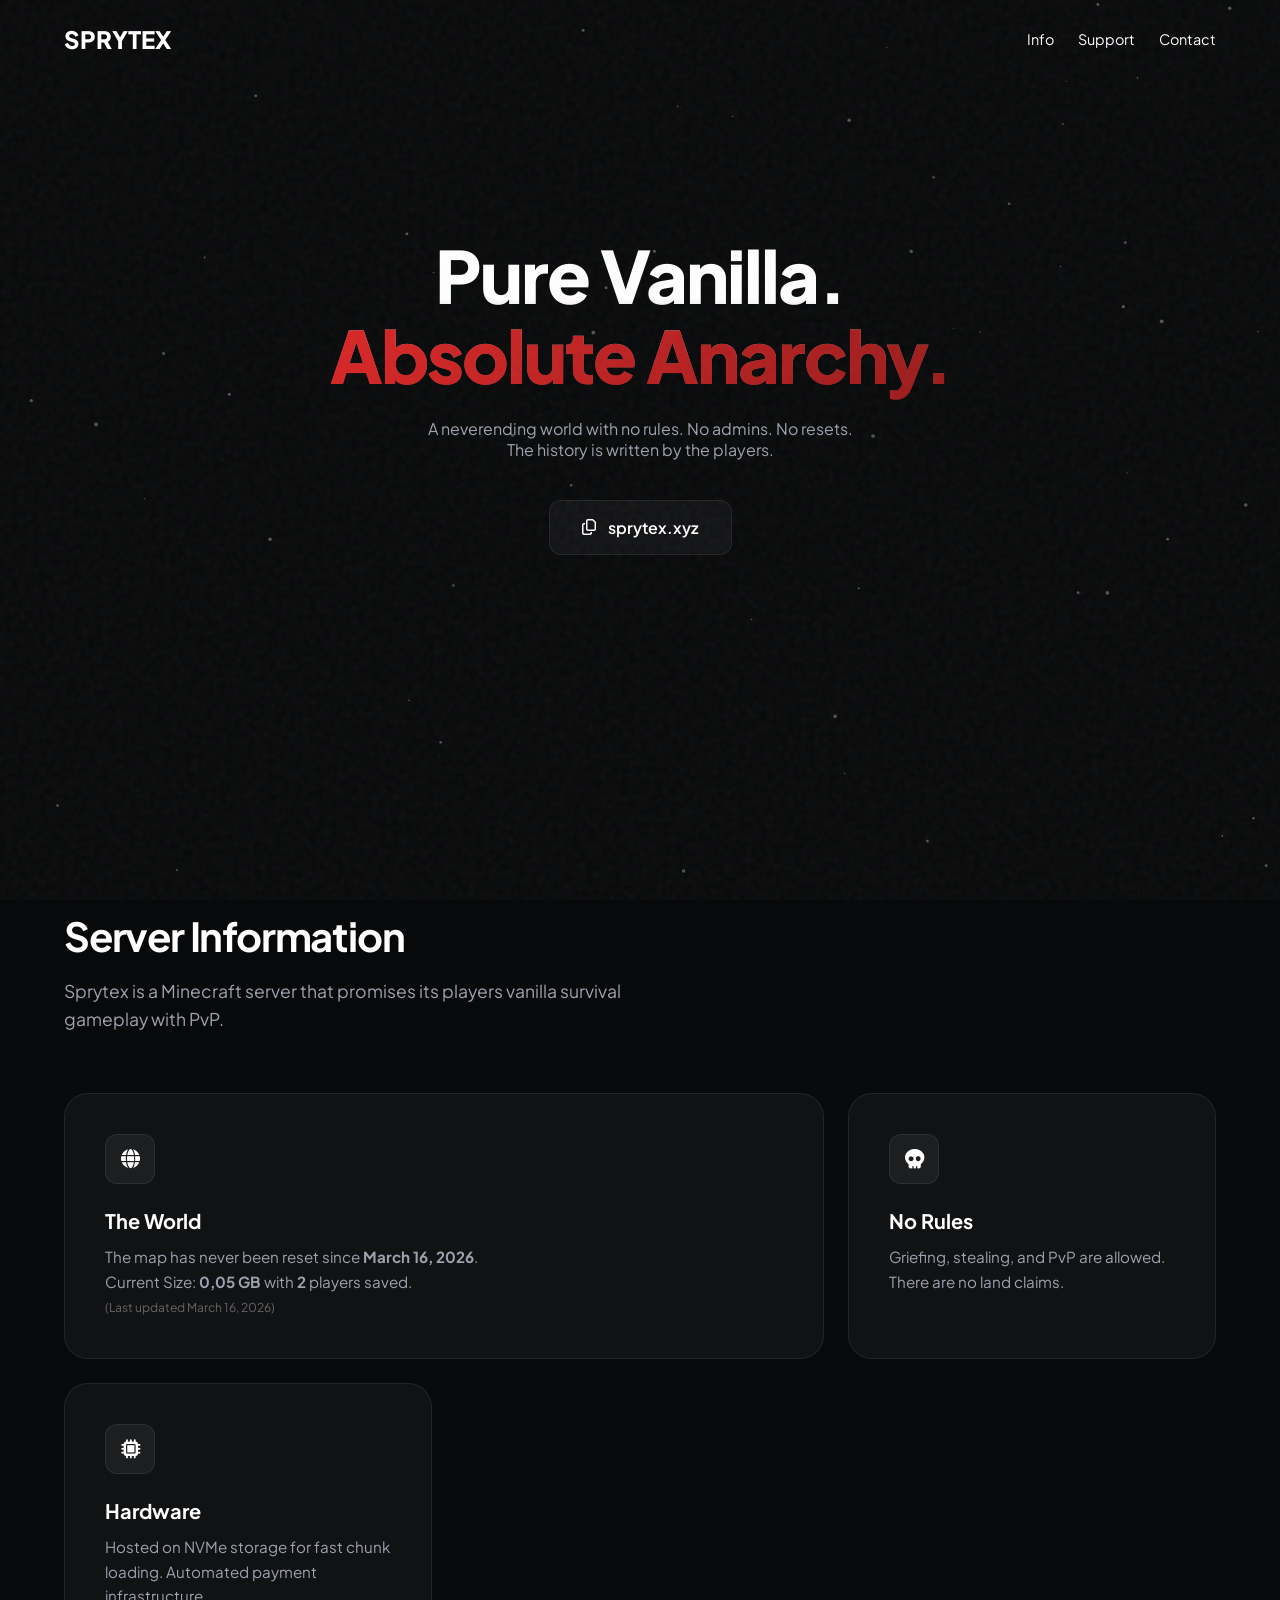
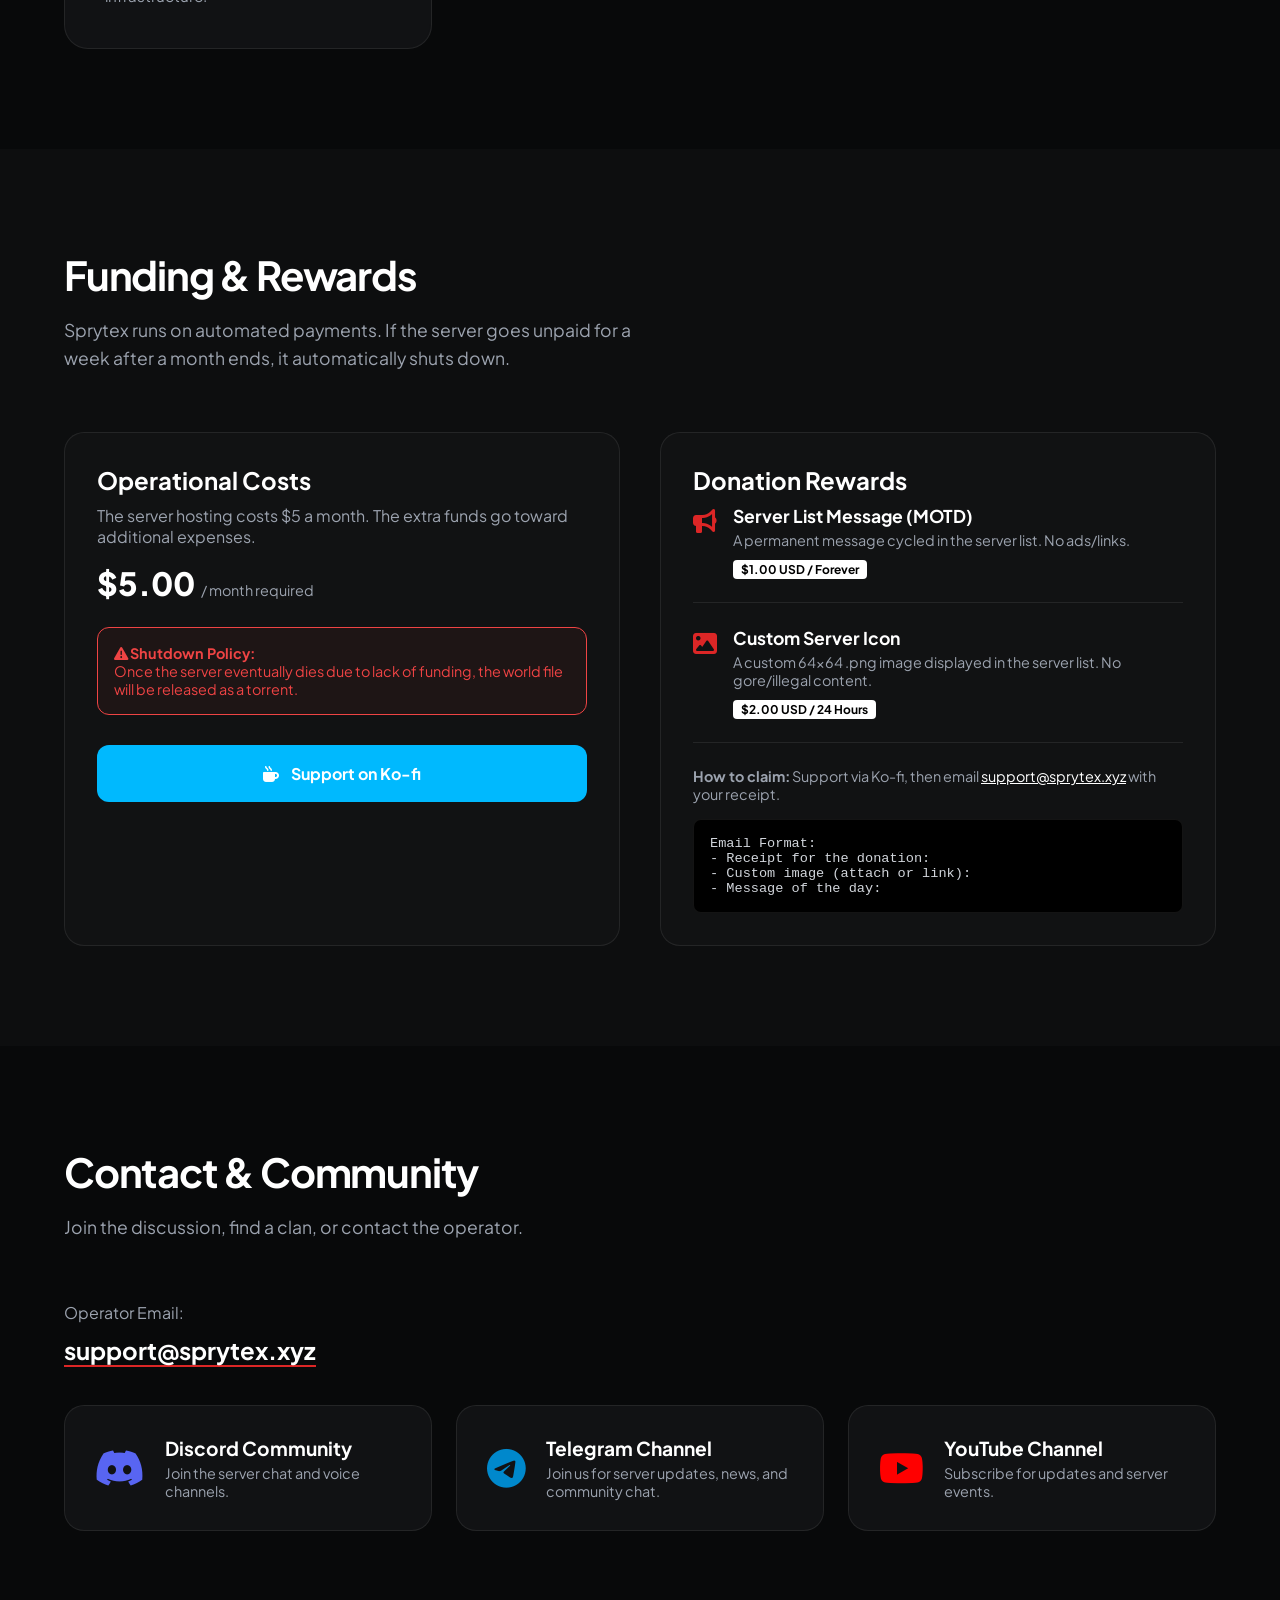
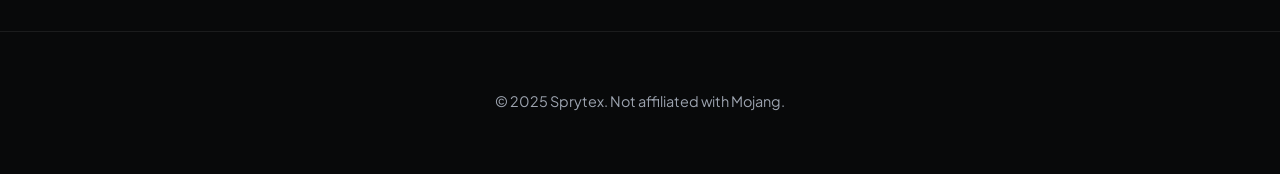
<file: index.html>
<!DOCTYPE html>
<html lang="en">
<head>
    <meta charset="UTF-8">
    <meta name="viewport" content="width=device-width, initial-scale=1.0">
    <title>Sprytex</title>

    <!-- FAVICON -->
    <link rel="icon" type="image/png" href="/favicon-96x96.png" sizes="96x96" />
    <link rel="icon" type="image/svg+xml" href="/favicon.svg" />
    <link rel="shortcut icon" href="/favicon.ico" />
    <link rel="apple-touch-icon" sizes="180x180" href="/apple-touch-icon.png" />
    <link rel="manifest" href="/site.webmanifest" />

    <!-- Fonts: Plus Jakarta Sans -->
    <link rel="preconnect" href="https://fonts.googleapis.com">
    <link rel="preconnect" href="https://fonts.gstatic.com" crossorigin>
    <link href="https://fonts.googleapis.com/css2?family=Plus+Jakarta+Sans:wght@400;500;600;700;800&display=swap" rel="stylesheet">

    <!-- Icons -->
    <link rel="stylesheet" href="https://cdnjs.cloudflare.com/ajax/libs/font-awesome/6.4.0/css/all.min.css">

    <!-- AOS Animations CSS -->
    <link href="https://unpkg.com/aos@2.3.1/dist/aos.css" rel="stylesheet">

    <!-- Custom CSS -->
    <link rel="stylesheet" href="assets/css/style.css">
</head>
<body>

    <div class="noise-overlay"></div>

    <nav id="navbar">
        <div class="container nav-inner">
            <a href="#" class="logo">SPRYTEX</a>
            <div class="nav-links">
                <a href="#info">Info</a>
                <a href="#funding">Support</a>
                <a href="#contact">Contact</a>
            </div>
        </div>
    </nav>

    <!-- HERO -->
    <section class="hero">
        <canvas id="particles-canvas"></canvas>
        <div class="container hero-content">
            <!--
            <div class="status-pill" data-aos="fade-down">
                <div class="status-dot"></div>
                Maintained by Anonymous
            </div>
            -->

            <h1 data-aos="zoom-in" data-aos-duration="1000">
                Pure Vanilla.<br><span class="gradient-text">Absolute Anarchy.</span>
            </h1>

            <p data-aos="fade-up" data-aos-delay="200" class="hero-desc">
                A neverending world with no rules. No admins. No resets.<br>
                The history is written by the players.
            </p>

            <div class="btn-copy" onclick="copyIp()" data-aos="fade-up" data-aos-delay="300">
                <i class="fa-regular fa-copy"></i>
                <span id="ip-text">sprytex.xyz</span>
            </div>
        </div>
    </section>

    <!-- INFO GRID -->
    <section id="info">
        <div class="container">
            <div class="section-header" data-aos="fade-right">
                <h2>Server Information</h2>
                <p>Sprytex is a Minecraft server that promises its players vanilla survival gameplay with PvP.</p>
            </div>

            <div class="spotlight-group" id="spotlight-grid">

                <!-- World Stats -->
                <div class="card bento-wide" data-aos="fade-up">
                    <div class="card-inner"></div>
                    <div class="card-content">
                        <div class="card-icon"><i class="fa-solid fa-globe"></i></div>
                        <div>
                            <h3>The World</h3>
                            <p>The map has never been reset since <strong>March 16, 2026</strong>.<br>
                            Current Size: <strong>0,05 GB</strong> with <strong>2</strong> players saved.<br>
                            <span class="sub-text">(Last updated March 16, 2026)</span></p>
                        </div>
                    </div>
                </div>

                <!-- Anarchy Concept -->
                <div class="card" data-aos="fade-up" data-aos-delay="100">
                    <div class="card-inner"></div>
                    <div class="card-content">
                        <div class="card-icon"><i class="fa-solid fa-skull"></i></div>
                        <h3>No Rules</h3>
                        <p>Griefing, stealing, and PvP are allowed. There are no land claims.</p>
                    </div>
                </div>

                <!-- Technical -->
                <div class="card" data-aos="fade-up" data-aos-delay="200">
                    <div class="card-inner"></div>
                    <div class="card-content">
                        <div class="card-icon"><i class="fa-solid fa-microchip"></i></div>
                        <h3>Hardware</h3>
                        <p>Hosted on NVMe storage for fast chunk loading. Automated payment infrastructure.</p>
                    </div>
                </div>

            </div>
        </div>
    </section>

    <!-- FUNDING & REWARDS -->
    <section id="funding" class="funding-section">
        <div class="container">
            <div class="section-header" data-aos="fade-right">
                <h2>Funding & Rewards</h2>
                <p>Sprytex runs on automated payments. If the server goes unpaid for a week after a month ends, it automatically shuts down.</p>
            </div>

            <div class="funding-grid">

                <!-- LEFT: Cost & Risk -->
                <div class="funding-box" data-aos="fade-right">
                    <h3 class="box-title">Operational Costs</h3>
                    <p class="text-muted">The server hosting costs $5 a month. The extra funds go toward additional expenses.</p>

                    <div class="price-tag">$5.00 <span class="sub-price">/ month required</span></div>

                    <div class="warning-box">
                        <i class="fa-solid fa-triangle-exclamation"></i>
                        <strong>Shutdown Policy:</strong><br>
                        Once the server eventually dies due to lack of funding, the world file will be released as a torrent.
                    </div>

                    <!-- KO-FI BUTTON -->
                    <a href="https://ko-fi.com/lokspel" target="_blank" class="btn-kofi" rel="noopener">
                          <i class="fa-solid fa-mug-hot"></i> Support on Ko-fi
                    </a>
                </div>

                <!-- RIGHT: Rewards -->
                <div class="funding-box" data-aos="fade-left">
                    <h3 class="box-title">Donation Rewards</h3>

                    <!-- Reward 1 -->
                    <div class="reward-item">
                        <div class="reward-icon"><i class="fa-solid fa-bullhorn"></i></div>
                        <div>
                            <h4 class="reward-title">Server List Message (MOTD)</h4>
                            <p class="reward-desc">A permanent message cycled in the server list. No ads/links.</p>
                            <span class="badge">$1.00 USD / Forever</span>
                        </div>
                    </div>

                    <!-- Reward 2 -->
                    <div class="reward-item">
                        <div class="reward-icon"><i class="fa-solid fa-image"></i></div>
                        <div>
                            <h4 class="reward-title">Custom Server Icon</h4>
                            <p class="reward-desc">A custom 64x64 .png image displayed in the server list. No gore/illegal content.</p>
                            <span class="badge">$2.00 USD / 24 Hours</span>
                        </div>
                    </div>

                    <div class="claim-instructions">
                        <p><strong>How to claim:</strong> Support via Ko-fi, then email <a href="mailto:support@sprytex.xyz" class="email-link">support@sprytex.xyz</a> with your receipt.</p>

                        <div class="code-block">
                            Email Format:<br>
                            - Receipt for the donation:<br>
                            - Custom image (attach or link):<br>
                            - Message of the day:
                        </div>
                    </div>
                </div>

            </div>
        </div>
    </section>

    <!-- CONTACT -->
    <section id="contact">
        <div class="container">
            <div class="section-header" data-aos="fade-up">
                <h2>Contact & Community</h2>
                <p>Join the discussion, find a clan, or contact the operator.</p>
            </div>

           <p class="contact-label">Operator Email:</p>
            <a href="mailto:support@sprytex.xyz" class="big-email">
                support@sprytex.xyz
            </a>

            <!-- SOCIAL GRID -->
            <div class="social-grid">

                <a href="/discord" target="_blank" class="social-card discord" data-aos="fade-up" data-aos-delay="100">
                    <i class="fa-brands fa-discord"></i>
                    <div class="social-info">
                        <h3>Discord Community</h3>
                        <p>Join the server chat and voice channels.</p>
                    </div>
                </a>

                <a href="https://t.me/f3f5_net" target="_blank" class="social-card telegram" data-aos="fade-up" data-aos-delay="300">
                    <i class="fa-brands fa-telegram"></i>
                        <div class="social-info">
                        <h3>Telegram Channel</h3>
                        <p>Join us for server updates, news, and community chat.</p>
                    </div>
                </a>

                <a href="https://www.youtube.com/@mishacantstream" target="_blank" class="social-card youtube" data-aos="fade-up" data-aos-delay="200">
                    <i class="fa-brands fa-youtube"></i>
                    <div class="social-info">
                        <h3>YouTube Channel</h3>
                        <p>Subscribe for updates and server events.</p>
                    </div>
                </a>

            </div>
        </div>
    </section>

    <footer>
        <div class="container">
            <p>&copy; 2025 Sprytex. Not affiliated with Mojang.</p>
        </div>
    </footer>

    <div class="toast" id="toast">
        <i class="fa-solid fa-check-circle" style="color: #10b981;"></i>
        IP Copied: sprytex.xyz
    </div>

    <!-- AOS JS Library -->
    <script src="https://unpkg.com/aos@2.3.1/dist/aos.js"></script>

    <!-- Custom JS -->
    <script src="assets/js/script.js"></script>
</body>
</html>
</file>
<file: assets/css/style.css>
/* --- 1. SETUP & VARIABLES --- */
:root {
    --bg-main: #08090a;
    --bg-card: #111214;
    --accent: #dc2626; /* Red for Anarchy */
    --kofi: #00b9fe;
    --discord: #5865F2;
    --telegram: #0088cc;
    --youtube: #FF0000;
    --text-main: #ffffff;
    --text-muted: #9ca3af;
    --border: rgba(255, 255, 255, 0.08);
    --spotlight-color: rgba(255, 255, 255, 0.1);
    --spotlight-color: rgba(255, 255, 255, 0.1);
}

/* Globally prevent the page from being wider than the viewport */
html, body {
    max-width: 100%;
    overflow-x: hidden;
}

* { margin: 0; padding: 0; box-sizing: border-box; }

body {
    background-color: var(--bg-main);
    color: var(--text-main);
    font-family: 'Plus Jakarta Sans', sans-serif;
    position: relative;
}
/* Noise Texture */
.noise-overlay {
    position: fixed; top: 0; left: 0; width: 100%; height: 100%;
    background: url("data:image/svg+xml,%3Csvg viewBox='0 0 200 200' xmlns='http://www.w3.org/2000/svg'%3E%3Cfilter id='noiseFilter'%3E%3CfeTurbulence type='fractalNoise' baseFrequency='0.65' numOctaves='3' stitchTiles='stitch'/%3E%3C/filter%3E%3Crect width='100%25' height='100%25' filter='url(%23noiseFilter)' opacity='0.05'/%3E%3C/svg%3E");
    pointer-events: none; z-index: 999;
}

/* --- 2. UTILS --- */
.container { max-width: 1200px; margin: 0 auto; padding: 0 24px; position: relative; z-index: 2; }
section { padding: 100px 0; }

.section-header { margin-bottom: 60px; max-width: 600px; }
.section-header h2 { font-size: 2.5rem; font-weight: 700; margin-bottom: 16px; letter-spacing: -0.03em; }
.section-header p { color: var(--text-muted); font-size: 1.1rem; line-height: 1.6; }

.gradient-text {
    background: linear-gradient(135deg, #dc2626 0%, #991b1b 100%);
    -webkit-background-clip: text;
    -webkit-text-fill-color: transparent;
}

.text-muted { color: var(--text-muted); }

/* --- 3. CARDS --- */
.spotlight-group {
    display: grid;
    gap: 24px;
    grid-template-columns: repeat(auto-fit, minmax(300px, 1fr));
}

.card {
    background-color: var(--bg-card);
    border: 1px solid var(--border);
    border-radius: 24px;
    padding: 40px;
    position: relative;
    overflow: hidden;
    transition: transform 0.3s ease;
    display: flex;
    flex-direction: column;
    justify-content: space-between;
}

.card::before {
    content: '';
    position: absolute;
    top: 0; left: 0; right: 0; bottom: 0;
    background: radial-gradient(
        800px circle at var(--mouse-x) var(--mouse-y), 
        var(--spotlight-color), 
        transparent 40%
    );
    z-index: 0; opacity: 0; transition: opacity 0.5s; pointer-events: none;
}

.card-inner { position: absolute; inset: 1px; background: var(--bg-card); border-radius: 23px; z-index: 1; }
.card-content { position: relative; z-index: 2; height: 100%; display: flex; flex-direction: column; }
.card:hover { transform: translateY(-5px); }
.card:hover::before { opacity: 1; }

.bento-wide { grid-column: span 2; }
@media(max-width: 768px) { .bento-wide { grid-column: span 1; } }

.card-icon {
    width: 50px; height: 50px; border-radius: 12px;
    background: rgba(255,255,255,0.05); display: flex; align-items: center; justify-content: center;
    font-size: 1.2rem; margin-bottom: 24px; color: #fff; border: 1px solid var(--border);
}
.card h3 { font-size: 1.25rem; margin-bottom: 12px; font-weight: 700; }
.card p { color: var(--text-muted); line-height: 1.6; font-size: 0.95rem; }
.sub-text { font-size: 0.8em; color: #666; }

/* --- 4. HERO --- */
.hero {
    min-height: 90vh; display: flex; align-items: center; justify-content: center;
    text-align: center; position: relative; padding-top: 80px;
}
#particles-canvas { position: absolute; top: 0; left: 0; width: 100%; height: 100%; z-index: 0; }
.hero-content { z-index: 3; position: relative; padding: 0 20px; }

.status-pill {
    display: inline-flex; align-items: center; gap: 8px;
    padding: 8px 16px; border-radius: 50px;
    background: rgba(220, 38, 38, 0.1);
    border: 1px solid rgba(220, 38, 38, 0.2);
    font-size: 0.85rem; font-weight: 600; color: #ef4444;
    margin-bottom: 30px; backdrop-filter: blur(10px);
}
.status-dot { width: 6px; height: 6px; background: #ef4444; border-radius: 50%; box-shadow: 0 0 10px #ef4444; }

.hero h1 {
    font-size: 4.5rem; font-weight: 800; line-height: 1.1; margin-bottom: 24px;
    letter-spacing: -2px;
    background: linear-gradient(to bottom, #fff 40%, #7f1d1d 100%);
    -webkit-background-clip: text; -webkit-text-fill-color: transparent;
}
.hero-desc { max-width: 600px; margin: 0 auto 40px auto; color: var(--text-muted); }

.btn-copy {
    background: var(--bg-card); border: 1px solid var(--border); padding: 16px 32px;
    border-radius: 12px; color: #fff; font-weight: 600; display: flex; align-items: center; gap: 12px;
    cursor: pointer; transition: 0.3s; margin: 0 auto; width: fit-content;
}
.btn-copy:hover { border-color: var(--accent); box-shadow: 0 0 30px rgba(220, 38, 38, 0.2); }

/* --- 5. KOFI & FUNDING --- */
.funding-section { background: rgba(255,255,255,0.02); }
.funding-grid { display: grid; grid-template-columns: 1fr 1fr; gap: 40px; margin-top: 40px; }
.funding-box {
    background: rgba(255,255,255,0.02); border: 1px solid var(--border);
    padding: 32px; border-radius: 20px;
}
.box-title { font-size: 1.5rem; margin-bottom: 10px; }
.price-tag { font-size: 2rem; font-weight: 800; color: var(--text-main); margin: 16px 0; }
.sub-price { font-size: 0.9rem; color: var(--text-muted); font-weight: 400; }

.warning-box {
    margin-top: 24px; padding: 16px; border: 1px solid #ef4444; border-radius: 12px;
    background: rgba(239, 68, 68, 0.05); color: #ef4444; font-size: 0.9rem;
}

.btn-kofi {
    background: var(--kofi);
    color: #fff;
    padding: 18px 32px;
    border-radius: 12px;
    font-weight: 700;
    text-decoration: none;
    display: flex;
    align-items: center;
    justify-content: center;
    gap: 12px;
    transition: all 0.3s ease;
    margin-top: 30px;
    border: none;
}
.btn-kofi:hover { transform: translateY(-2px); box-shadow: 0 10px 30px rgba(0, 185, 254, 0.3); }

/* Rewards */
.reward-item {
    display: flex; align-items: flex-start; gap: 16px; margin-bottom: 24px;
    padding-bottom: 24px; border-bottom: 1px solid var(--border);
}
.reward-item:last-child { border-bottom: none; margin-bottom: 0; padding-bottom: 0; }
.reward-icon { font-size: 1.5rem; color: var(--accent); }
.reward-title { font-size: 1.1rem; margin-bottom: 4px; }
.reward-desc { font-size: 0.9rem; color: var(--text-muted); margin-bottom: 8px; }
.badge { background: #fff; color: #000; font-size: 0.75rem; padding: 2px 8px; border-radius: 4px; font-weight: 700; }

.claim-instructions { margin-top: 20px; font-size: 0.9rem; color: var(--text-muted); }
.email-link { color: #fff; }
.code-block {
    background: #000; padding: 16px; border-radius: 8px; font-family: monospace;
    font-size: 0.85rem; color: #d1d5db; margin-top: 16px; border: 1px solid var(--border);
}

/* --- 6. SOCIAL CARDS --- */
.social-grid {
    display: grid;
    grid-template-columns: repeat(auto-fit, minmax(250px, 1fr));
    gap: 24px;
    margin-top: 40px;
}
.social-card {
    background: var(--bg-card);
    border: 1px solid var(--border);
    border-radius: 20px;
    padding: 30px;
    text-decoration: none;
    color: #fff;
    display: flex;
    align-items: center;
    gap: 20px;
    transition: all 0.3s ease;
}
.social-card i { font-size: 2.5rem; transition: 0.3s; }
.social-card.discord:hover { border-color: var(--discord); background: rgba(88, 101, 242, 0.1); }
.social-card.discord i { color: var(--discord); }
.social-card.telegram:hover { border-color: #0088cc; background: rgba(0, 136, 204, 0.1); } .social-card.telegram i { color: #0088cc; }
.social-card.youtube:hover { border-color: var(--youtube); background: rgba(255, 0, 0, 0.1); }
.social-card.youtube i { color: var(--youtube); }
.social-info h3 { font-size: 1.2rem; margin-bottom: 4px; }
.social-info p { color: var(--text-muted); font-size: 0.9rem; }

.contact-label { color: var(--text-muted); margin-bottom: 12px; }
.big-email { font-size: 1.5rem; color: #fff; text-decoration: none; font-weight: 700; border-bottom: 2px solid var(--accent); }

/* --- 7. NAVBAR & FOOTER --- */
nav {
    position: fixed; top: 0; width: 100%; z-index: 100; padding: 24px 0; transition: 0.3s;
}
nav.scrolled {
    padding: 16px 0; background: rgba(8, 9, 10, 0.9);
    backdrop-filter: blur(12px); border-bottom: 1px solid var(--border);
}
.nav-inner { display: flex; justify-content: space-between; align-items: center; }
.logo { font-weight: 800; font-size: 1.5rem; color: #fff; text-decoration: none; }
.nav-links { display: flex; gap: 24px; }
.nav-links a { color: #fff; text-decoration: none; font-size: 0.9rem; }

footer { padding: 60px 0; border-top: 1px solid var(--border); text-align: center; color: var(--text-muted); font-size: 0.9rem; }

.toast {
    position: fixed; bottom: 30px; left: 50%; transform: translateX(-50%) translateY(100px);
    background: #fff; color: #000; padding: 12px 24px; border-radius: 50px;
    font-weight: 600; opacity: 0; transition: 0.4s; z-index: 1000;
}
.toast.show { transform: translateX(-50%) translateY(0); opacity: 1; }

@media (max-width: 900px) {
    .funding-grid { grid-template-columns: 1fr; }
    .hero h1 { font-size: 3rem; }
}
</file>
